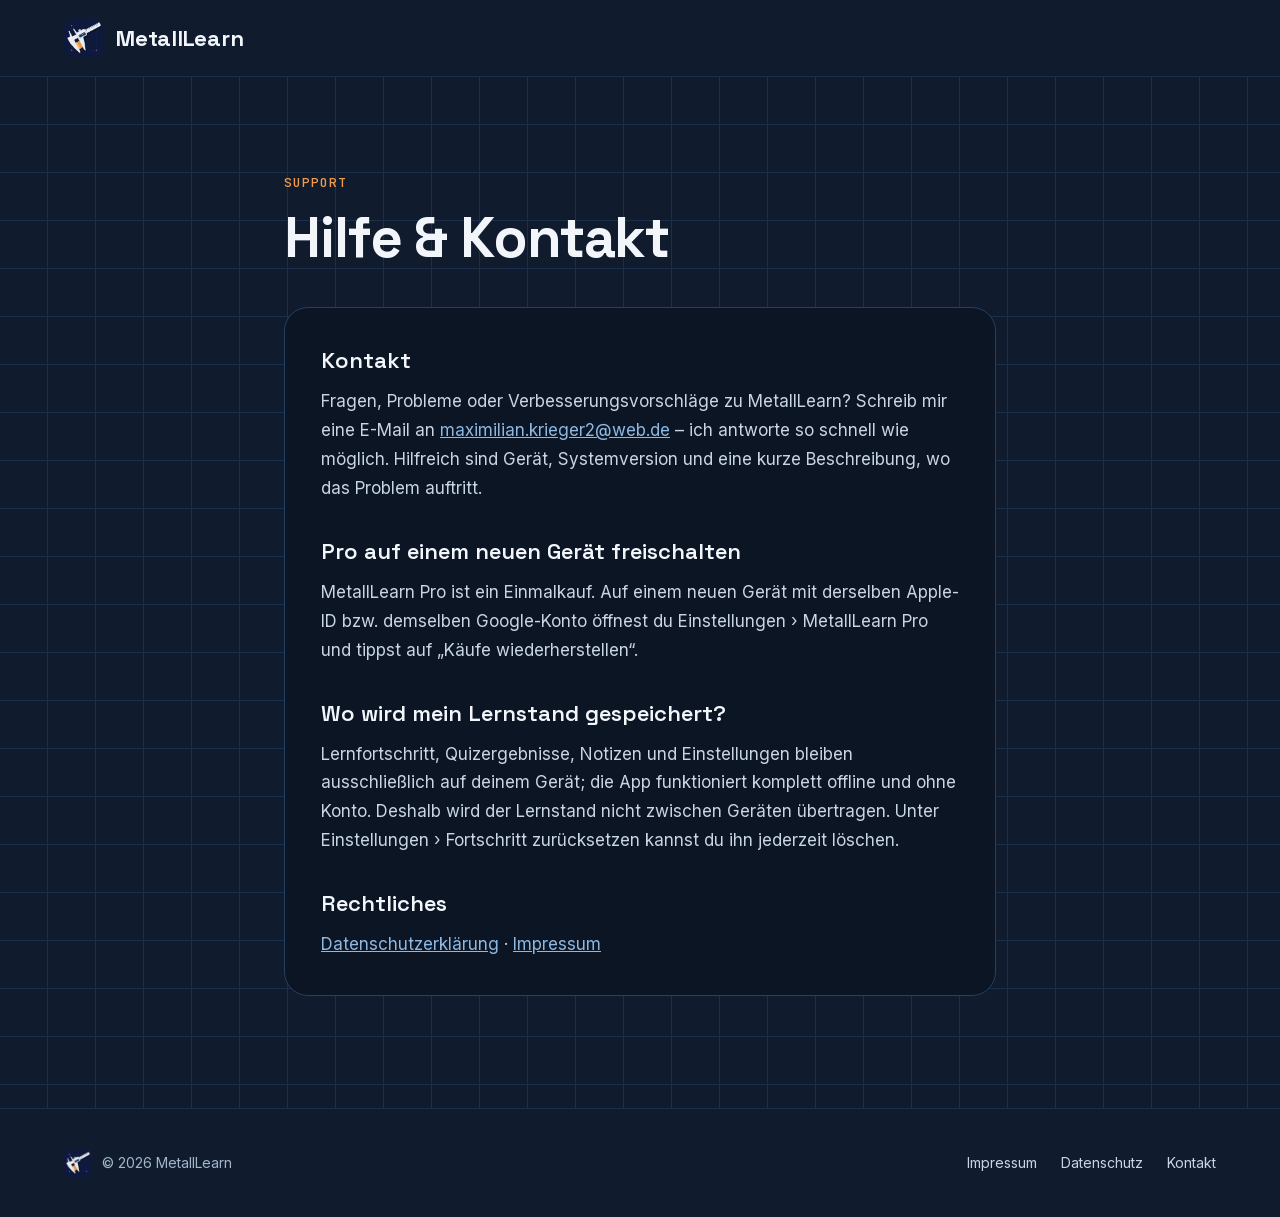
<file: index.html>
<!doctype html>
<html lang="de">
<head>
<meta charset="utf-8">
<meta name="viewport" content="width=device-width, initial-scale=1">
<title>Hilfe &amp; Kontakt – MetallLearn</title>
<meta name="description" content="Hilfe und Kontakt zur App MetallLearn – Metalltechnik lernen.">
<meta name="theme-color" content="#101C2E">
<link rel="icon" type="image/png" href="app-icon.png">
<link rel="stylesheet" href="style.css">
</head>
<body>
<!-- Support-Seite (Support-URL für App Store und Google Play). Solange die volle Website nicht online ist,
     wird sie von werkzeuge/rechtliches_veroeffentlichen.sh als index.html veröffentlicht. -->

<header class="border-b">
<nav class="container nav" aria-label="Hauptnavigation">
<a class="brand" href="index.html"><img src="app-icon.png" alt=""><span>MetallLearn</span></a>
</nav>
</header>

<main class="grid-bg">
<div class="legal">
<div class="section-head">
<span class="eyebrow">Support</span>
<h1>Hilfe &amp; Kontakt</h1>
</div>
<div class="legal-card">
<section>
<h2>Kontakt</h2>
<p>Fragen, Probleme oder Verbesserungsvorschläge zu MetallLearn? Schreib mir eine E-Mail an <a href="mailto:maximilian.krieger2@web.de">maximilian.krieger2@web.de</a> – ich antworte so schnell wie möglich. Hilfreich sind Gerät, Systemversion und eine kurze Beschreibung, wo das Problem auftritt.</p>
</section>
<section>
<h2>Pro auf einem neuen Gerät freischalten</h2>
<p>MetallLearn Pro ist ein Einmalkauf. Auf einem neuen Gerät mit derselben Apple-ID bzw. demselben Google-Konto öffnest du Einstellungen › MetallLearn Pro und tippst auf „Käufe wiederherstellen“.</p>
</section>
<section>
<h2>Wo wird mein Lernstand gespeichert?</h2>
<p>Lernfortschritt, Quizergebnisse, Notizen und Einstellungen bleiben ausschließlich auf deinem Gerät; die App funktioniert komplett offline und ohne Konto. Deshalb wird der Lernstand nicht zwischen Geräten übertragen. Unter Einstellungen › Fortschritt zurücksetzen kannst du ihn jederzeit löschen.</p>
</section>
<section>
<h2>Rechtliches</h2>
<p><a href="datenschutz.html">Datenschutzerklärung</a> · <a href="impressum.html">Impressum</a></p>
</section>
</div>
</div>
</main>

<footer class="footer">
<div class="container footer-inner">
<div class="footer-brand"><img src="app-icon.png" alt=""><span>© 2026 MetallLearn</span></div>
<div class="footer-links">
<a class="nav-link" href="impressum.html">Impressum</a>
<a class="nav-link" href="datenschutz.html">Datenschutz</a>
<a class="nav-link" href="mailto:maximilian.krieger2@web.de">Kontakt</a>
</div>
</div>
</footer>

</body>
</html>
</file>
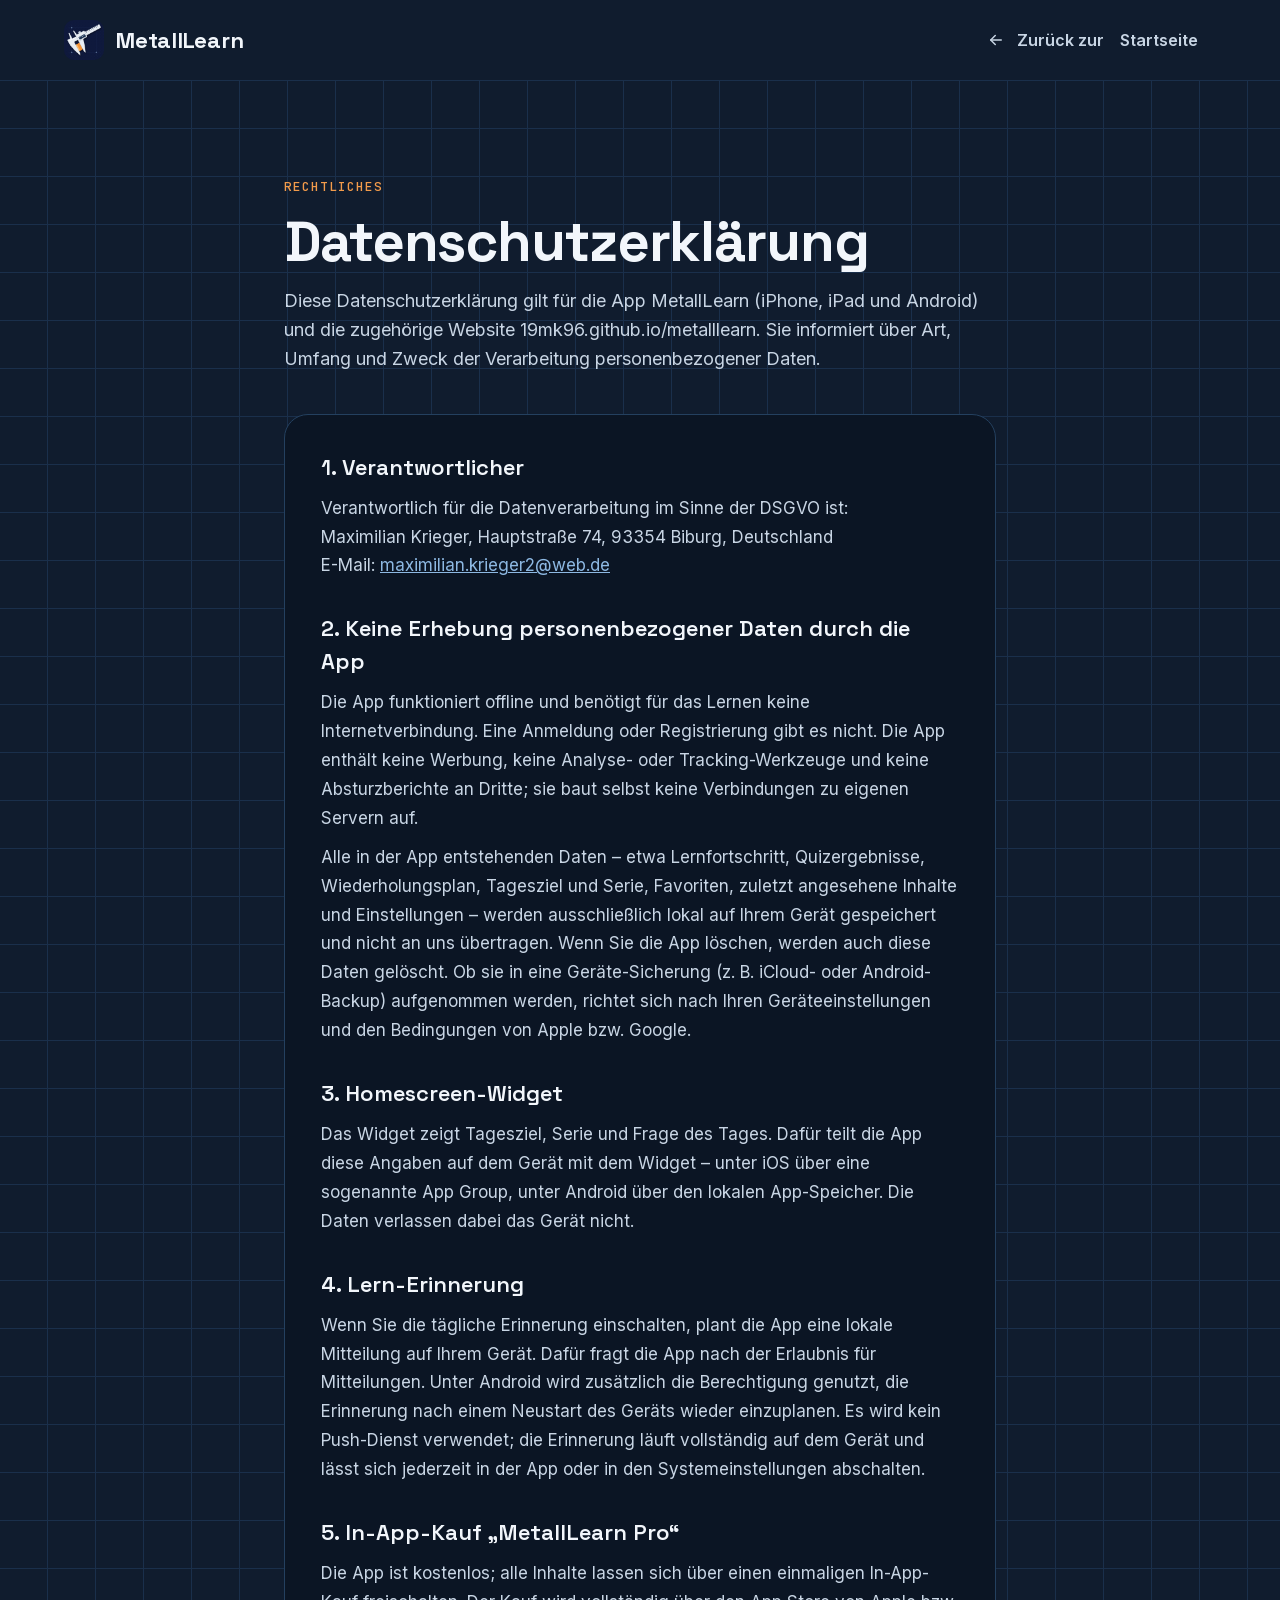
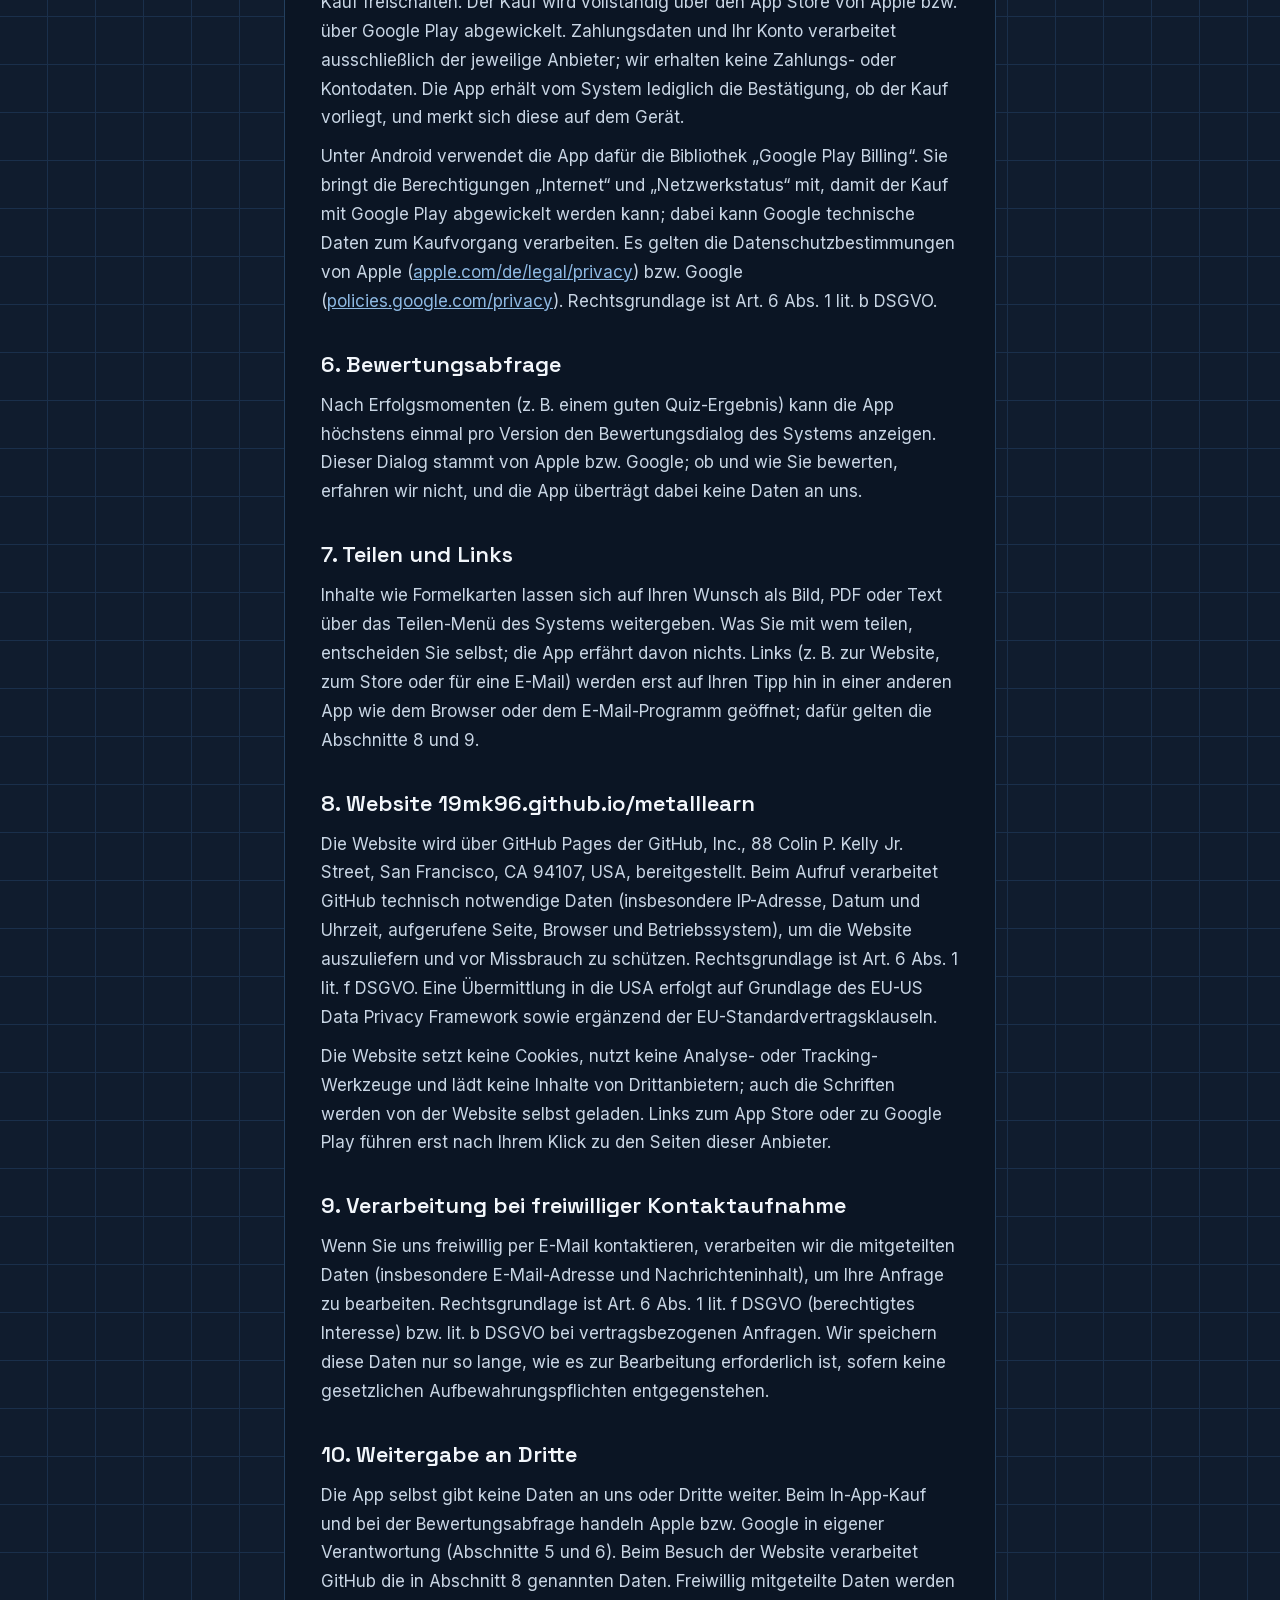
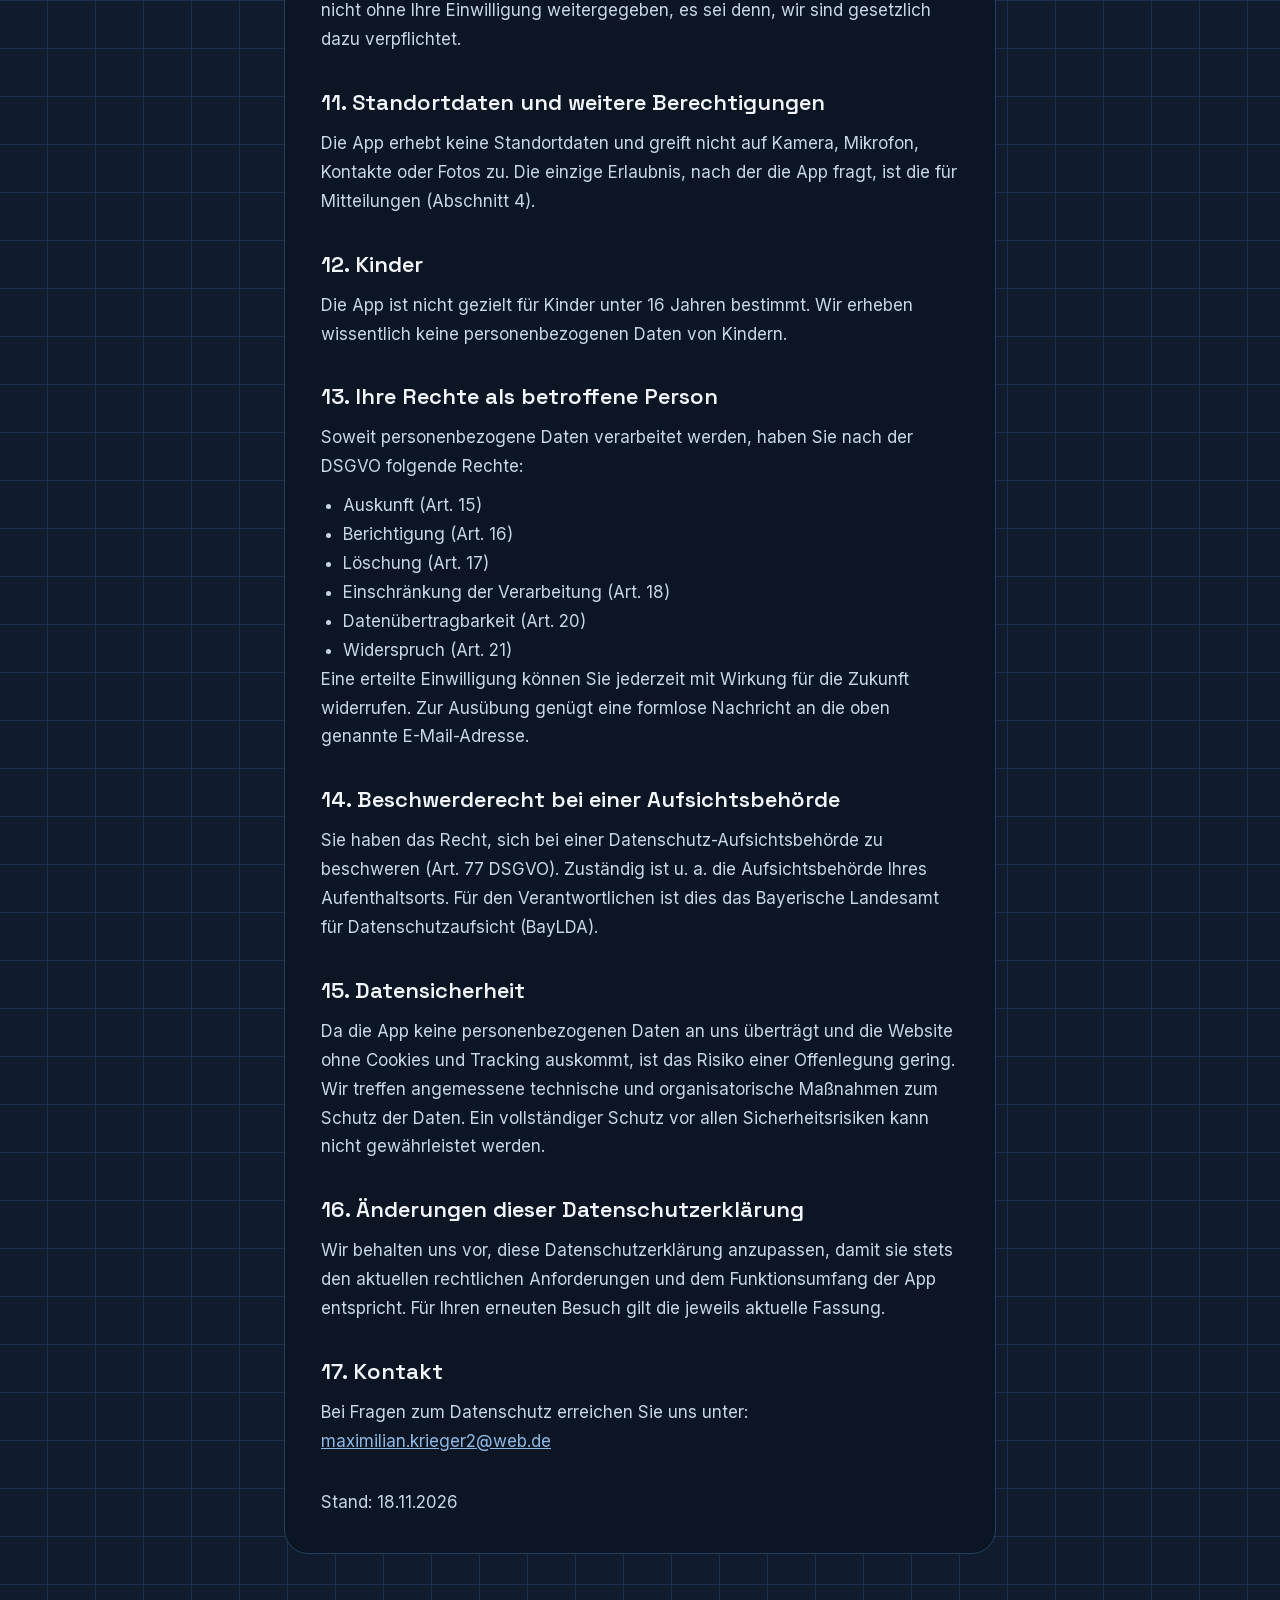
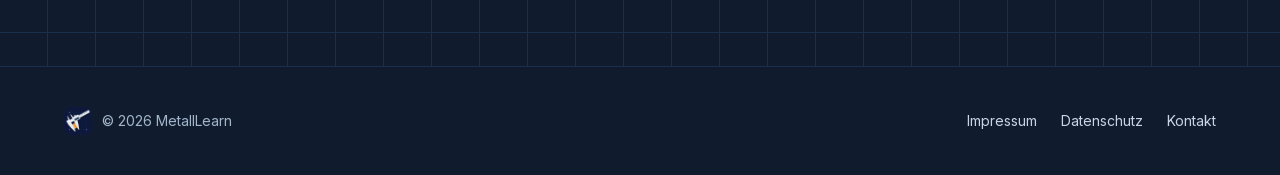
<file: datenschutz.html>
<!doctype html>
<html lang="de">
<head>
<meta charset="utf-8">
<meta name="viewport" content="width=device-width, initial-scale=1">
<title>Datenschutz – MetallLearn</title>
<meta name="description" content="Datenschutzerklärung für die App MetallLearn und die Website 19mk96.github.io/metalllearn.">
<meta name="theme-color" content="#101C2E">
<link rel="icon" type="image/png" href="app-icon.png">
<link rel="stylesheet" href="style.css">
</head>
<body>

<header class="border-b">
<nav class="container nav" aria-label="Hauptnavigation">
<a class="brand" href="index.html"><img src="app-icon.png" alt=""><span>MetallLearn</span></a>
<a class="nav-link btn" href="index.html">
<svg width="18" height="18" viewBox="0 0 24 24" fill="none" stroke="currentColor" stroke-width="2" stroke-linecap="round" stroke-linejoin="round" aria-hidden="true"><path d="M19 12H5"/><path d="m11 18-6-6 6-6"/></svg><span class="nur-breit">Zurück zur&nbsp;</span>Startseite</a>
</nav>
</header>

<main class="grid-bg">
<div class="legal">
<div class="section-head">
<span class="eyebrow">Rechtliches</span>
<h1>Datenschutz&shy;erklärung</h1>
<!-- Adresse: https://19mk96.github.io/metalllearn/ (GitHub Pages); bei Änderung hier, in index.html und in der App (Datenschutz-Text, Link) anpassen. -->
<p class="lead">Diese Datenschutzerklärung gilt für die App MetallLearn (iPhone, iPad und Android) und die zugehörige Website 19mk96.github.io/metalllearn. Sie informiert über Art, Umfang und Zweck der Verarbeitung personenbezogener Daten.</p>
</div>
<div class="legal-card">
<section>
<h2>1. Verantwortlicher</h2>
<p>Verantwortlich für die Datenverarbeitung im Sinne der DSGVO ist:<br>Maximilian Krieger, Hauptstraße 74, 93354 Biburg, Deutschland<br>E-Mail: <a href="mailto:maximilian.krieger2@web.de">maximilian.krieger2@web.de</a></p>
</section>
<section>
<h2>2. Keine Erhebung personenbezogener Daten durch die App</h2>
<p>Die App funktioniert offline und benötigt für das Lernen keine Internetverbindung. Eine Anmeldung oder Registrierung gibt es nicht. Die App enthält keine Werbung, keine Analyse- oder Tracking-Werkzeuge und keine Absturzberichte an Dritte; sie baut selbst keine Verbindungen zu eigenen Servern auf.</p>
<p>Alle in der App entstehenden Daten – etwa Lernfortschritt, Quizergebnisse, Wiederholungsplan, Tagesziel und Serie, Favoriten, zuletzt angesehene Inhalte und Einstellungen – werden ausschließlich lokal auf Ihrem Gerät gespeichert und nicht an uns übertragen. Wenn Sie die App löschen, werden auch diese Daten gelöscht. Ob sie in eine Geräte-Sicherung (z.&nbsp;B. iCloud- oder Android-Backup) aufgenommen werden, richtet sich nach Ihren Geräteeinstellungen und den Bedingungen von Apple bzw. Google.</p>
</section>
<section>
<h2>3. Homescreen-Widget</h2>
<p>Das Widget zeigt Tagesziel, Serie und Frage des Tages. Dafür teilt die App diese Angaben auf dem Gerät mit dem Widget – unter iOS über eine sogenannte App Group, unter Android über den lokalen App-Speicher. Die Daten verlassen dabei das Gerät nicht.</p>
</section>
<section>
<h2>4. Lern-Erinnerung</h2>
<p>Wenn Sie die tägliche Erinnerung einschalten, plant die App eine lokale Mitteilung auf Ihrem Gerät. Dafür fragt die App nach der Erlaubnis für Mitteilungen. Unter Android wird zusätzlich die Berechtigung genutzt, die Erinnerung nach einem Neustart des Geräts wieder einzuplanen. Es wird kein Push-Dienst verwendet; die Erinnerung läuft vollständig auf dem Gerät und lässt sich jederzeit in der App oder in den Systemeinstellungen abschalten.</p>
</section>
<section>
<h2>5. In-App-Kauf „MetallLearn Pro“</h2>
<p>Die App ist kostenlos; alle Inhalte lassen sich über einen einmaligen In-App-Kauf freischalten. Der Kauf wird vollständig über den App Store von Apple bzw. über Google Play abgewickelt. Zahlungsdaten und Ihr Konto verarbeitet ausschließlich der jeweilige Anbieter; wir erhalten keine Zahlungs- oder Kontodaten. Die App erhält vom System lediglich die Bestätigung, ob der Kauf vorliegt, und merkt sich diese auf dem Gerät.</p>
<p>Unter Android verwendet die App dafür die Bibliothek „Google Play Billing“. Sie bringt die Berechtigungen „Internet“ und „Netzwerkstatus“ mit, damit der Kauf mit Google Play abgewickelt werden kann; dabei kann Google technische Daten zum Kaufvorgang verarbeiten. Es gelten die Datenschutzbestimmungen von Apple (<a href="https://www.apple.com/de/legal/privacy/">apple.com/de/legal/privacy</a>) bzw. Google (<a href="https://policies.google.com/privacy?hl=de">policies.google.com/privacy</a>). Rechtsgrundlage ist Art.&nbsp;6 Abs.&nbsp;1 lit.&nbsp;b DSGVO.</p>
</section>
<section>
<h2>6. Bewertungsabfrage</h2>
<p>Nach Erfolgsmomenten (z.&nbsp;B. einem guten Quiz-Ergebnis) kann die App höchstens einmal pro Version den Bewertungsdialog des Systems anzeigen. Dieser Dialog stammt von Apple bzw. Google; ob und wie Sie bewerten, erfahren wir nicht, und die App überträgt dabei keine Daten an uns.</p>
</section>
<section>
<h2>7. Teilen und Links</h2>
<p>Inhalte wie Formelkarten lassen sich auf Ihren Wunsch als Bild, PDF oder Text über das Teilen-Menü des Systems weitergeben. Was Sie mit wem teilen, entscheiden Sie selbst; die App erfährt davon nichts. Links (z.&nbsp;B. zur Website, zum Store oder für eine E-Mail) werden erst auf Ihren Tipp hin in einer anderen App wie dem Browser oder dem E-Mail-Programm geöffnet; dafür gelten die Abschnitte 8 und 9.</p>
</section>
<section>
<h2>8. Website 19mk96.github.io/metalllearn</h2>
<p>Die Website wird über GitHub Pages der GitHub, Inc., 88 Colin P. Kelly Jr. Street, San Francisco, CA 94107, USA, bereitgestellt. Beim Aufruf verarbeitet GitHub technisch notwendige Daten (insbesondere IP-Adresse, Datum und Uhrzeit, aufgerufene Seite, Browser und Betriebssystem), um die Website auszuliefern und vor Missbrauch zu schützen. Rechtsgrundlage ist Art.&nbsp;6 Abs.&nbsp;1 lit.&nbsp;f DSGVO. Eine Übermittlung in die USA erfolgt auf Grundlage des EU-US Data Privacy Framework sowie ergänzend der EU-Standardvertragsklauseln.</p>
<p>Die Website setzt keine Cookies, nutzt keine Analyse- oder Tracking-Werkzeuge und lädt keine Inhalte von Drittanbietern; auch die Schriften werden von der Website selbst geladen. Links zum App Store oder zu Google Play führen erst nach Ihrem Klick zu den Seiten dieser Anbieter.</p>
</section>
<section>
<h2>9. Verarbeitung bei freiwilliger Kontaktaufnahme</h2>
<p>Wenn Sie uns freiwillig per E-Mail kontaktieren, verarbeiten wir die mitgeteilten Daten (insbesondere E-Mail-Adresse und Nachrichteninhalt), um Ihre Anfrage zu bearbeiten. Rechtsgrundlage ist Art.&nbsp;6 Abs.&nbsp;1 lit.&nbsp;f DSGVO (berechtigtes Interesse) bzw. lit.&nbsp;b DSGVO bei vertragsbezogenen Anfragen. Wir speichern diese Daten nur so lange, wie es zur Bearbeitung erforderlich ist, sofern keine gesetzlichen Aufbewahrungspflichten entgegenstehen.</p>
</section>
<section>
<h2>10. Weitergabe an Dritte</h2>
<p>Die App selbst gibt keine Daten an uns oder Dritte weiter. Beim In-App-Kauf und bei der Bewertungsabfrage handeln Apple bzw. Google in eigener Verantwortung (Abschnitte 5 und 6). Beim Besuch der Website verarbeitet GitHub die in Abschnitt 8 genannten Daten. Freiwillig mitgeteilte Daten werden nicht ohne Ihre Einwilligung weitergegeben, es sei denn, wir sind gesetzlich dazu verpflichtet.</p>
</section>
<section>
<h2>11. Standortdaten und weitere Berechtigungen</h2>
<p>Die App erhebt keine Standortdaten und greift nicht auf Kamera, Mikrofon, Kontakte oder Fotos zu. Die einzige Erlaubnis, nach der die App fragt, ist die für Mitteilungen (Abschnitt 4).</p>
</section>
<section>
<h2>12. Kinder</h2>
<p>Die App ist nicht gezielt für Kinder unter 16 Jahren bestimmt. Wir erheben wissentlich keine personenbezogenen Daten von Kindern.</p>
</section>
<section>
<h2>13. Ihre Rechte als betroffene Person</h2>
<p>Soweit personenbezogene Daten verarbeitet werden, haben Sie nach der DSGVO folgende Rechte:</p>
<ul>
<li>Auskunft (Art.&nbsp;15)</li>
<li>Berichtigung (Art.&nbsp;16)</li>
<li>Löschung (Art.&nbsp;17)</li>
<li>Einschränkung der Verarbeitung (Art.&nbsp;18)</li>
<li>Datenübertragbarkeit (Art.&nbsp;20)</li>
<li>Widerspruch (Art.&nbsp;21)</li>
</ul>
<p>Eine erteilte Einwilligung können Sie jederzeit mit Wirkung für die Zukunft widerrufen. Zur Ausübung genügt eine formlose Nachricht an die oben genannte E-Mail-Adresse.</p>
</section>
<section>
<h2>14. Beschwerderecht bei einer Aufsichtsbehörde</h2>
<p>Sie haben das Recht, sich bei einer Datenschutz-Aufsichtsbehörde zu beschweren (Art.&nbsp;77 DSGVO). Zuständig ist u.&nbsp;a. die Aufsichtsbehörde Ihres Aufenthaltsorts. Für den Verantwortlichen ist dies das Bayerische Landesamt für Datenschutzaufsicht (BayLDA).</p>
</section>
<section>
<h2>15. Datensicherheit</h2>
<p>Da die App keine personenbezogenen Daten an uns überträgt und die Website ohne Cookies und Tracking auskommt, ist das Risiko einer Offenlegung gering. Wir treffen angemessene technische und organisatorische Maßnahmen zum Schutz der Daten. Ein vollständiger Schutz vor allen Sicherheitsrisiken kann nicht gewährleistet werden.</p>
</section>
<section>
<h2>16. Änderungen dieser Datenschutzerklärung</h2>
<p>Wir behalten uns vor, diese Datenschutzerklärung anzupassen, damit sie stets den aktuellen rechtlichen Anforderungen und dem Funktionsumfang der App entspricht. Für Ihren erneuten Besuch gilt die jeweils aktuelle Fassung.</p>
</section>
<section>
<h2>17. Kontakt</h2>
<p>Bei Fragen zum Datenschutz erreichen Sie uns unter: <a href="mailto:maximilian.krieger2@web.de">maximilian.krieger2@web.de</a></p>
</section>
<p class="legal-stand">Stand: 18.11.2026</p>
</div>
</div>
</main>

<footer class="footer">
<div class="container footer-inner">
<div class="footer-brand"><img src="app-icon.png" alt=""><span>© 2026 MetallLearn</span></div>
<div class="footer-links">
<a class="nav-link" href="impressum.html">Impressum</a>
<a class="nav-link" href="datenschutz.html" aria-current="page">Datenschutz</a>
<a class="nav-link" href="mailto:maximilian.krieger2@web.de">Kontakt</a>
</div>
</div>
</footer>

</body>
</html>
</file>
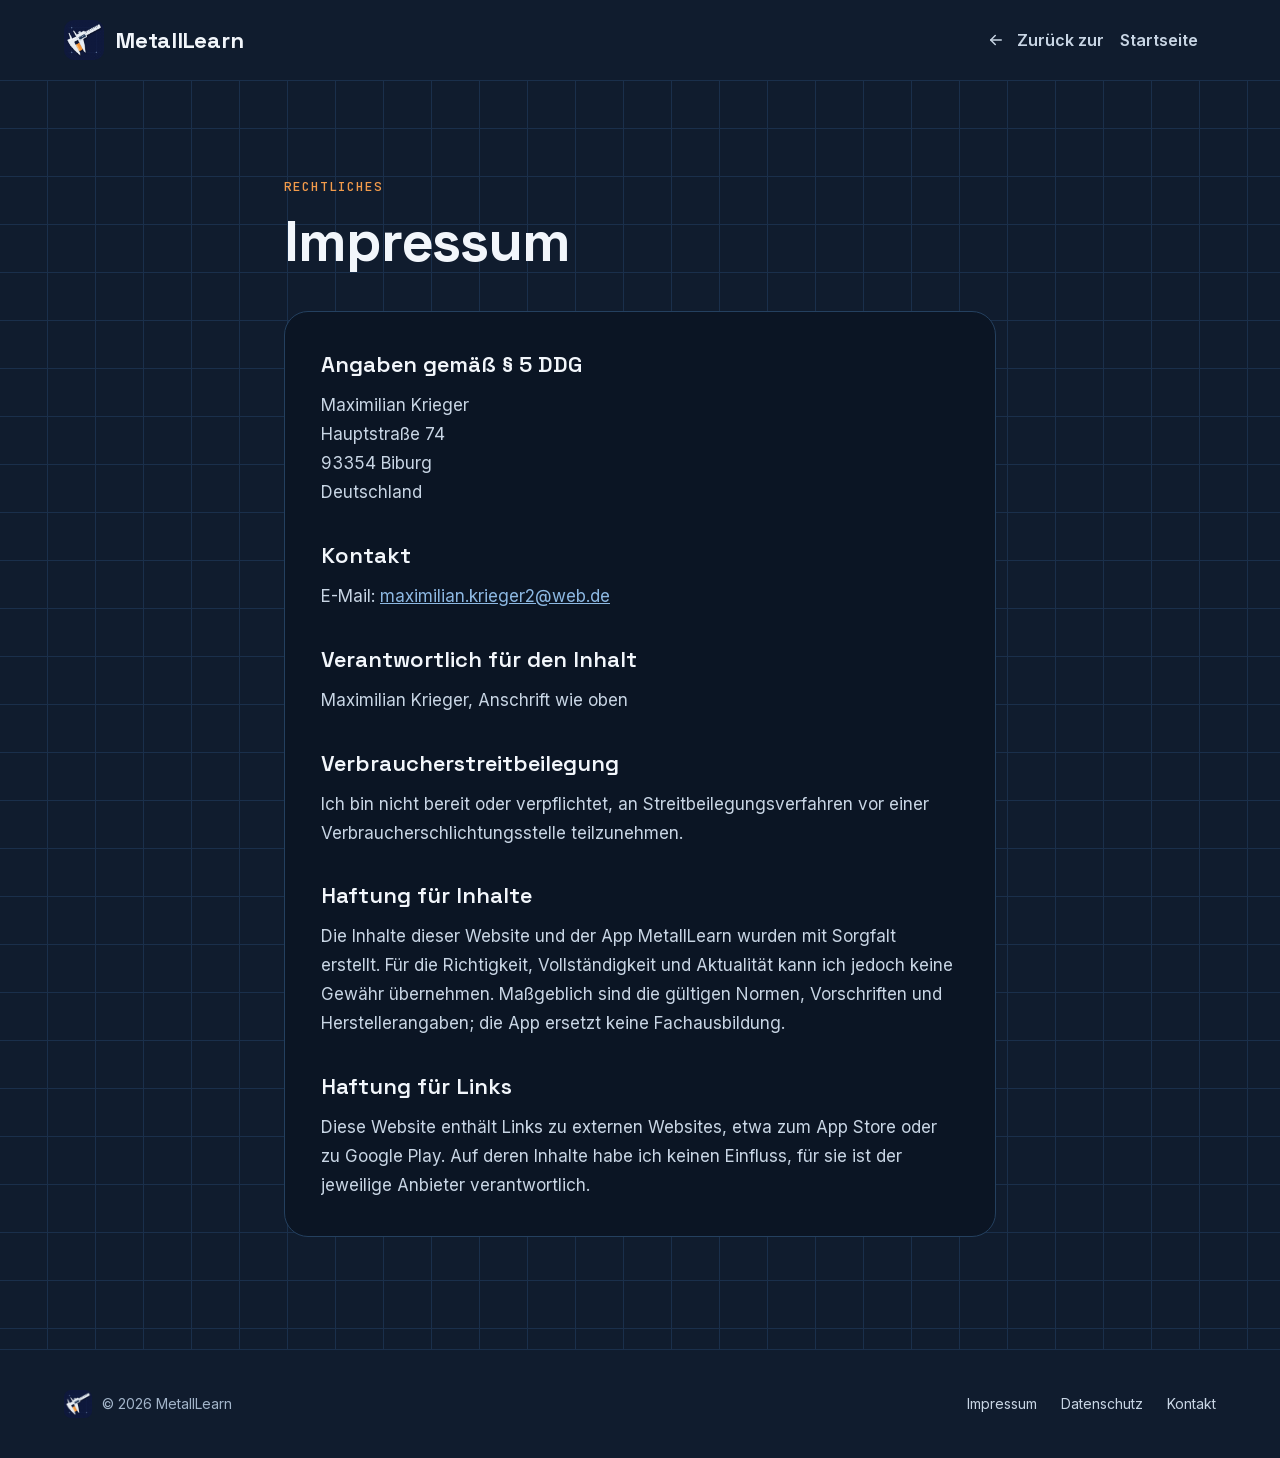
<file: impressum.html>
<!doctype html>
<html lang="de">
<head>
<meta charset="utf-8">
<meta name="viewport" content="width=device-width, initial-scale=1">
<title>Impressum – MetallLearn</title>
<meta name="robots" content="noindex">
<meta name="theme-color" content="#101C2E">
<link rel="icon" type="image/png" href="app-icon.png">
<link rel="stylesheet" href="style.css">
</head>
<body>

<header class="border-b">
<nav class="container nav" aria-label="Hauptnavigation">
<a class="brand" href="index.html"><img src="app-icon.png" alt=""><span>MetallLearn</span></a>
<a class="nav-link btn" href="index.html">
<svg width="18" height="18" viewBox="0 0 24 24" fill="none" stroke="currentColor" stroke-width="2" stroke-linecap="round" stroke-linejoin="round" aria-hidden="true"><path d="M19 12H5"/><path d="m11 18-6-6 6-6"/></svg><span class="nur-breit">Zurück zur&nbsp;</span>Startseite</a>
</nav>
</header>

<main class="grid-bg">
<div class="legal">
<div class="section-head">
<span class="eyebrow">Rechtliches</span>
<h1>Impressum</h1>
</div>
<div class="legal-card">
<section>
<h2>Angaben gemäß § 5 DDG</h2>
<p>Maximilian Krieger<br>Hauptstraße 74<br>93354 Biburg<br>Deutschland</p>
</section>
<section>
<h2>Kontakt</h2>
<p>E-Mail: <a href="mailto:maximilian.krieger2@web.de">maximilian.krieger2@web.de</a></p>
</section>
<section>
<h2>Verantwortlich für den Inhalt</h2>
<p>Maximilian Krieger, Anschrift wie oben</p>
</section>
<section>
<h2>Verbraucherstreitbeilegung</h2>
<p>Ich bin nicht bereit oder verpflichtet, an Streitbeilegungsverfahren vor einer Verbraucherschlichtungsstelle teilzunehmen.</p>
</section>
<section>
<h2>Haftung für Inhalte</h2>
<p>Die Inhalte dieser Website und der App MetallLearn wurden mit Sorgfalt erstellt. Für die Richtigkeit, Vollständigkeit und Aktualität kann ich jedoch keine Gewähr übernehmen. Maßgeblich sind die gültigen Normen, Vorschriften und Herstellerangaben; die App ersetzt keine Fachausbildung.</p>
</section>
<section>
<h2>Haftung für Links</h2>
<p>Diese Website enthält Links zu externen Websites, etwa zum App Store oder zu Google Play. Auf deren Inhalte habe ich keinen Einfluss, für sie ist der jeweilige Anbieter verantwortlich.</p>
</section>
</div>
</div>
</main>

<footer class="footer">
<div class="container footer-inner">
<div class="footer-brand"><img src="app-icon.png" alt=""><span>© 2026 MetallLearn</span></div>
<div class="footer-links">
<a class="nav-link" href="impressum.html" aria-current="page">Impressum</a>
<a class="nav-link" href="datenschutz.html">Datenschutz</a>
<a class="nav-link" href="mailto:maximilian.krieger2@web.de">Kontakt</a>
</div>
</div>
</footer>

</body>
</html>
</file>
<file: style.css>
/* Schriften selbst gehostet (SIL Open Font License 1.1, siehe fonts/LIZENZ.txt) – keine externen Quellen */
@font-face { font-family: 'Inter'; font-style: normal; font-weight: 400 600; font-display: swap; src: url(fonts/inter.woff2) format('woff2'); }
@font-face { font-family: 'Space Grotesk'; font-style: normal; font-weight: 500 700; font-display: swap; src: url(fonts/space-grotesk.woff2) format('woff2'); }
@font-face { font-family: 'JetBrains Mono'; font-style: normal; font-weight: 500; font-display: swap; src: url(fonts/jetbrains-mono.woff2) format('woff2'); }

:root {
  --steel: #101C2E;
  --steel-deep: #0B1524;
  --surface: #172A42;
  --line: #24405F;
  --line-strong: #3A6088;
  --grid: #1A2F4B;
  --text: #F2F6FB;
  --muted: #C8D5E4;
  --subtle: #A3B5CA;
  --accent: #8DB8E2;        /* Stahlblau hell – Hauptakzent */
  --accent-hover: #B4D1EE;
  --accent-dark: #3D6FA3;   /* Stahlblau kräftig */
  --orange: #F29B4B;        /* aus dem App-Icon – nur für kleine Hervorhebungen */
  --display: 'Space Grotesk', system-ui, sans-serif;
  --mono: 'JetBrains Mono', ui-monospace, monospace;
}

* { box-sizing: border-box; }
html { scroll-behavior: smooth; }
body { margin: 0; background: var(--steel); color: var(--text); font-family: Inter, system-ui, -apple-system, sans-serif; line-height: 1.5; -webkit-font-smoothing: antialiased; }
img { display: block; max-width: 100%; }
a { color: var(--accent); }
a:hover { color: var(--accent-hover); }
@media (prefers-reduced-motion: reduce) { html { scroll-behavior: auto; } }

.container { max-width: 1200px; margin: 0 auto; padding-left: 24px; padding-right: 24px; }
.grid-bg { background-image: linear-gradient(var(--grid) 1px, transparent 1px), linear-gradient(90deg, var(--grid) 1px, transparent 1px); background-size: 48px 48px; background-position: -1px -1px; }
.eyebrow { font-family: var(--mono); font-size: 13px; letter-spacing: 0.08em; text-transform: uppercase; color: var(--orange); }
.h2 { margin: 0; font-family: var(--display); font-weight: 700; font-size: clamp(32px, 5vw, 48px); line-height: 1.08; letter-spacing: -0.02em; }
.lead { margin: 0; font-size: 18px; line-height: 1.6; color: var(--muted); }
.section { padding-top: 112px; padding-bottom: 112px; }
.section-head { display: flex; flex-direction: column; gap: 16px; max-width: 720px; }
.border-b { border-bottom: 1px solid var(--grid); }
@media (max-width: 600px) { .section { padding-top: 72px; padding-bottom: 72px; } .container { padding-left: 16px; padding-right: 16px; } }

/* Navigation */
.nav { display: flex; flex-wrap: wrap; align-items: center; justify-content: space-between; gap: 16px; padding-top: 18px; padding-bottom: 18px; }
.brand { display: flex; align-items: center; gap: 12px; text-decoration: none; color: var(--text); }
.brand:hover { color: var(--text); }
.brand img { width: 40px; height: 40px; border-radius: 10px; }
.brand span { font-family: var(--display); font-weight: 700; font-size: 22px; letter-spacing: -0.01em; }
.nav-links { display: flex; flex-wrap: wrap; align-items: center; gap: 28px; font-size: 15px; }
.nav-link { color: var(--muted); text-decoration: none; }
.nav-link:hover { color: #FFFFFF; }
/* Schmale Bildschirme: nur Logo + Knopf in einer Zeile, Abschnitts-Links ausblenden */
@media (max-width: 760px) {
  .nav { flex-wrap: nowrap; padding-top: 12px; padding-bottom: 12px; }
  .nav-links { flex-wrap: nowrap; gap: 0; }
  .nav-links .nav-link { display: none; }
  .nav .btn { padding: 10px 16px; font-size: 15px; white-space: nowrap; }
  .nav .nur-breit { display: none; }
}

/* Buttons */
.btn { display: inline-flex; align-items: center; gap: 12px; min-height: 44px; padding: 10px 18px; border-radius: 12px; text-decoration: none; font-weight: 600; }
.btn-accent { background: var(--accent); color: var(--steel); }
.btn-accent:hover { background: var(--accent-hover); color: var(--steel); }
.btn-ghost { border: 1px solid var(--line-strong); color: var(--text); font-weight: 500; }
.btn-ghost:hover { border-color: var(--accent); color: var(--accent); }
.btn-lg { min-height: 56px; padding: 14px 24px; }
.btn-dark { background: var(--steel); color: #FFFFFF; font-family: var(--display); font-weight: 700; font-size: 18px; min-height: 56px; padding: 16px 28px; border-radius: 14px; }
.btn-dark:hover { background: #1B2E48; color: #FFFFFF; }
/* Store-Knöpfe, solange die App noch nicht veröffentlicht ist */
.btn-soon { cursor: default; opacity: 0.92; }
.btn-soon .badge { font-family: var(--mono); font-size: 11px; letter-spacing: .06em; text-transform: uppercase; background: rgba(16,28,46,.18); padding: 3px 8px; border-radius: 6px; }
.store-row { display: flex; flex-wrap: wrap; gap: 14px; align-items: center; }

/* Hero */
.hero { display: flex; flex-wrap: wrap; align-items: center; gap: 64px; padding-top: 96px; padding-bottom: 104px; }
.hero-text { flex: 1 1 480px; min-width: 0; display: flex; flex-direction: column; gap: 28px; }
.hero-app { display: flex; align-items: center; gap: 18px; }
.hero-app img { width: 76px; height: 76px; border-radius: 18px; box-shadow: 0 10px 30px rgba(0,0,0,.35); }
.hero-app div { display: flex; flex-direction: column; gap: 2px; }
.hero-app strong { font-family: var(--display); font-size: 22px; }
.hero-app span { font-size: 15px; color: var(--subtle); }
.hero h1 { margin: 0; font-family: var(--display); font-weight: 700; font-size: clamp(40px, 6.4vw, 68px); line-height: 1.02; letter-spacing: -0.025em; }
.hero h1 span { color: var(--accent); }
.hero-lead { margin: 0; font-size: 19px; line-height: 1.6; color: var(--muted); max-width: 560px; }
.store-label { display: flex; flex-direction: column; line-height: 1.15; }
.store-label small { font-size: 12px; font-weight: 500; }
.store-label strong { font-size: 18px; font-family: var(--display); }
.hero-note { margin: 0; font-size: 14px; color: var(--subtle); }
@media (max-width: 600px) { .hero { padding-top: 56px; padding-bottom: 72px; gap: 48px; } .hero-lead { font-size: 17px; } }

.phone-wrap { flex: 0 1 340px; display: flex; justify-content: center; min-width: 0; }
.phone { width: 300px; max-width: 100%; height: 610px; border-radius: 48px; background: #0A1424; border: 10px solid var(--line); box-shadow: 0 30px 80px rgba(0,0,0,0.45); padding: 26px 18px; display: flex; flex-direction: column; gap: 14px; overflow: hidden; }
.phone-title { font-family: var(--display); font-weight: 700; font-size: 26px; padding-top: 8px; }
.phone-search { background: var(--surface); border-radius: 14px; padding: 12px 14px; font-size: 13px; color: var(--subtle); display: flex; gap: 8px; align-items: center; }
.phone-progress { background: var(--surface); border-radius: 16px; padding: 14px; display: flex; flex-direction: column; gap: 10px; }
.phone-progress-head { display: flex; justify-content: space-between; font-size: 12px; color: var(--subtle); }
.phone-progress-head b { color: var(--accent); }
.bar { height: 8px; border-radius: 4px; background: var(--line); }
.bar i { display: block; width: 38%; height: 8px; border-radius: 4px; background: var(--accent); }
.phone-row { display: flex; align-items: center; gap: 12px; background: var(--surface); border-radius: 14px; padding: 12px; }
.phone-row .sw { width: 34px; height: 34px; border-radius: 9px; flex-shrink: 0; }
.phone-row b { display: block; font-size: 14px; }
.phone-row small { display: block; font-size: 11px; color: var(--subtle); }

/* Zahlen */
.stats { display: grid; grid-template-columns: repeat(auto-fit, minmax(160px, 1fr)); gap: 24px; padding-top: 48px; padding-bottom: 48px; }
.stat { display: flex; flex-direction: column; gap: 6px; }
.stat-value { font-family: var(--display); font-weight: 700; font-size: 48px; color: var(--accent); letter-spacing: -0.02em; font-variant-numeric: tabular-nums; }
.stat-label { font-size: 15px; color: var(--muted); }
@media (max-width: 600px) { .stats { grid-template-columns: repeat(2, minmax(0, 1fr)); } .stat-value { font-size: 38px; } }

/* Funktionen */
.features { display: grid; grid-template-columns: 1fr; gap: 20px; margin-top: 56px; }
.feature { background: var(--surface); border: 1px solid var(--line); border-radius: 20px; padding: 32px; display: flex; flex-direction: column; gap: 16px; }
.feature:hover { border-color: var(--line-strong); }
.feature-icon { width: 52px; height: 52px; border-radius: 14px; background: var(--steel); border: 1px solid var(--line-strong); display: flex; align-items: center; justify-content: center; color: var(--accent); }
.feature h3 { margin: 0; font-family: var(--display); font-weight: 600; font-size: 24px; }
.feature p { margin: 0; font-size: 16px; line-height: 1.6; color: var(--muted); }
.feature ul { margin: 0; padding-left: 20px; font-size: 16px; line-height: 1.6; color: var(--muted); }
@media (max-width: 600px) { .feature { padding: 24px; } }

/* Einblicke: echte App-Bildschirmfotos, horizontal wischbar */
.screens { display: flex; gap: 20px; overflow-x: auto; scroll-snap-type: x mandatory; padding: 40px 4px 16px; margin-top: 8px; }
.screens figure { flex: 0 0 auto; width: min(240px, 62vw); margin: 0; scroll-snap-align: start; display: flex; flex-direction: column; gap: 12px; }
.screens img { width: 100%; height: auto; border-radius: 28px; border: 1px solid var(--line-strong); box-shadow: 0 18px 40px rgba(0,0,0,.35); background: var(--surface); }
.screens figcaption { font-family: var(--display); font-weight: 600; font-size: 16px; color: var(--muted); text-align: center; }

/* Ausprobieren */
.demo-section { border-top: 1px solid var(--grid); border-bottom: 1px solid var(--grid); }
.demo-inner { display: flex; flex-direction: column; gap: 40px; }
.chips { display: flex; flex-wrap: wrap; gap: 10px; }
.ctl { font: inherit; font-weight: 600; font-size: 15px; cursor: pointer; min-height: 44px; padding: 10px 18px; border-radius: 12px; border: 1px solid var(--line-strong); background: var(--surface); color: var(--text); transition: background .15s, border-color .15s, color .15s; }
.ctl:hover { border-color: var(--accent); }
.ctl:focus-visible { outline: 2px solid var(--accent); outline-offset: 2px; }
.ctl[aria-pressed="true"].chip { background: var(--accent); color: var(--steel); border-color: var(--accent); }
.ctl-accent { background: var(--accent); color: var(--steel); border-color: var(--accent); font-weight: 700; }
.ctl-accent:hover { background: var(--accent-hover); }
.demo-card { background: var(--steel-deep); border: 1px solid var(--line); border-radius: 24px; padding: 28px; display: flex; flex-wrap: wrap; gap: 32px; align-items: center; }
.demo-card[hidden] { display: none; }
.demo-figure { flex: 3 1 460px; min-width: 0; }
.demo-figure svg { width: 100%; height: auto; display: block; font-family: var(--mono); }
.demo-panel { flex: 2 1 300px; min-width: 0; display: flex; flex-direction: column; gap: 20px; }
.demo-panel h3 { margin: 0; font-family: var(--display); font-weight: 600; font-size: 26px; }
.demo-panel p { margin: 0; font-size: 16px; line-height: 1.6; color: var(--muted); }
.slider { display: flex; flex-direction: column; gap: 6px; }
.slider label { display: flex; justify-content: space-between; font-size: 15px; color: var(--muted); }
.slider label span:last-child { font-family: var(--mono); color: var(--accent); }
input[type=range] { width: 100%; accent-color: var(--accent); height: 28px; cursor: pointer; }
.readouts { display: grid; grid-template-columns: repeat(2, minmax(0, 1fr)); gap: 12px; }
.readout { background: var(--surface); border-radius: 14px; padding: 14px 16px; display: flex; flex-direction: column; gap: 4px; }
.readout:nth-child(2) { background: #1E3A5C; }
.readout span { font-size: 13px; color: var(--subtle); }
.readout b { font-family: var(--display); font-size: 24px; }
.spin { stroke-dasharray: 4 10; animation: spin 1s linear infinite; }
@keyframes spin { to { stroke-dashoffset: -28; } }
@media (prefers-reduced-motion: reduce) { .spin { animation: none; } }
.quiz { flex-direction: column; align-items: stretch; gap: 22px; max-width: 760px; padding: 32px; }
.quiz-meta { display: flex; justify-content: space-between; flex-wrap: wrap; gap: 8px; font-family: var(--mono); font-size: 13px; color: var(--orange); }
.quiz h3 { margin: 0; font-family: var(--display); font-weight: 600; font-size: 24px; line-height: 1.3; }
.answers { display: grid; grid-template-columns: repeat(auto-fit, minmax(min(240px, 100%), 1fr)); gap: 10px; }
.answers .ctl { text-align: left; font-weight: 500; font-size: 16px; padding: 14px 18px; }
.answers .ctl.right { background: #1D4A35; border-color: #3BB273; }
.answers .ctl.wrong { background: #4F1F28; border-color: #E5484D; }
.feedback { display: flex; flex-direction: column; gap: 14px; background: var(--surface); border-radius: 14px; padding: 18px; }
.feedback[hidden] { display: none; }
.feedback strong { font-size: 17px; }
.feedback p { margin: 0; font-size: 15px; line-height: 1.6; color: var(--muted); }
.demo-note { margin: 0; font-size: 15px; color: var(--subtle); }

/* Themen */
.light { background: #F3F6FA; color: var(--steel); }
.light .eyebrow { color: #B4600F; }
.light .lead { color: #3A4C66; }
.topics-wrap { display: flex; flex-wrap: wrap; gap: 56px; }
.topics-head { flex: 1 1 360px; min-width: 0; display: flex; flex-direction: column; gap: 18px; }
.topics { flex: 2 1 560px; min-width: 0; list-style: none; margin: 0; padding: 0; display: flex; flex-wrap: wrap; gap: 12px; align-content: flex-start; }
.topics li { background: #FFFFFF; border: 1px solid #D3DCE8; border-radius: 999px; padding: 12px 20px; font-size: 16px; font-weight: 500; }
@media (max-width: 600px) { .topics li { padding: 9px 14px; font-size: 15px; } }

/* Zielgruppe */
.audiences { display: grid; grid-template-columns: 1fr; gap: 20px; margin-top: 48px; }
.audience { background: var(--steel); border: 1px solid var(--line); border-radius: 20px; padding: 28px; display: flex; flex-direction: column; gap: 10px; }
.audience span { font-family: var(--mono); font-size: 13px; color: var(--orange); }
.audience h3 { margin: 0; font-family: var(--display); font-weight: 600; font-size: 22px; }
.audience p { margin: 0; font-size: 15px; line-height: 1.6; color: var(--muted); }

/* Kacheln im Wechsel färben: benachbarte Karten (waagerecht und senkrecht) nie gleich.
   Spaltenzahl fest je Breite, damit die Farbe positionsabhängig vergeben werden kann. */
.wechsel > :nth-child(even) { background: #1E3A5C; }
@media (min-width: 700px) {
  .features, .audiences { grid-template-columns: repeat(2, minmax(0, 1fr)); }
  /* 2 Spalten: Schachbrett – 1 A, 2 B, 3 B, 4 A, … */
  .wechsel > :nth-child(n) { background: var(--surface); }
  .wechsel > :nth-child(4n+2), .wechsel > :nth-child(4n+3) { background: #1E3A5C; }
}
@media (min-width: 1050px) {
  .features.drei, .audiences { grid-template-columns: repeat(3, minmax(0, 1fr)); }
  /* 3 Spalten: ungerade Spaltenzahl – einfacher Wechsel reicht */
  .drei.wechsel > :nth-child(n), .audiences.wechsel > :nth-child(n) { background: var(--surface); }
  .drei.wechsel > :nth-child(even), .audiences.wechsel > :nth-child(even) { background: #1E3A5C; }
}
.audience { background: var(--surface); }

/* Hinweis ohne Gewähr */
.disclaimer { margin-top: 32px; padding: 18px 20px; border-radius: 14px; border: 1px solid var(--line); background: var(--steel-deep); font-size: 15px; line-height: 1.6; color: var(--subtle); }

/* CTA */
.cta { background: var(--accent); color: var(--steel); border-radius: 28px; padding: 64px 48px; display: flex; flex-wrap: wrap; align-items: center; justify-content: space-between; gap: 32px; }
.cta > div:first-child { flex: 1 1 420px; min-width: 0; display: flex; flex-direction: column; gap: 12px; }
.cta p { margin: 0; font-size: 18px; line-height: 1.6; color: #1E3350; }
.cta .store-row { flex: 0 1 auto; }
@media (max-width: 600px) { .cta { padding: 40px 24px; } .demo-card { padding: 18px; } .quiz { padding: 20px; } }

/* Footer */
.footer { border-top: 1px solid var(--grid); }
.footer-inner { display: flex; flex-wrap: wrap; justify-content: space-between; align-items: center; gap: 20px; font-size: 14px; color: var(--subtle); padding-top: 40px; padding-bottom: 40px; }
.footer-brand { display: flex; align-items: center; gap: 10px; }
.footer-brand img { width: 28px; height: 28px; border-radius: 7px; }
.footer-links { display: flex; flex-wrap: wrap; gap: 24px; }

/* Impressum und Datenschutz */
.legal { max-width: 760px; margin: 0 auto; padding: 96px 24px 112px; display: flex; flex-direction: column; gap: 40px; }
.legal h1 { margin: 0; font-family: var(--display); font-weight: 700; font-size: clamp(36px, 6vw, 56px); line-height: 1.05; letter-spacing: -0.02em; overflow-wrap: anywhere; hyphens: auto; }
.legal-card { background: var(--steel-deep); border: 1px solid var(--line); border-radius: 24px; padding: 36px; display: flex; flex-direction: column; gap: 32px; }
.legal-card h2 { margin: 0 0 10px; font-family: var(--display); font-weight: 600; font-size: 22px; }
.legal-card p, .legal-card li { margin: 0; font-size: 17px; line-height: 1.7; color: var(--muted); overflow-wrap: break-word; }
.legal-card p + p { margin-top: 10px; }
.legal-card ul { margin: 10px 0 0; padding-left: 22px; }
.legal-stand { font-size: 15px; color: var(--subtle); }
@media (max-width: 600px) { .legal { padding: 56px 16px 72px; } .legal-card { padding: 22px; } .legal-card p, .legal-card li { font-size: 16px; } }
</file>
